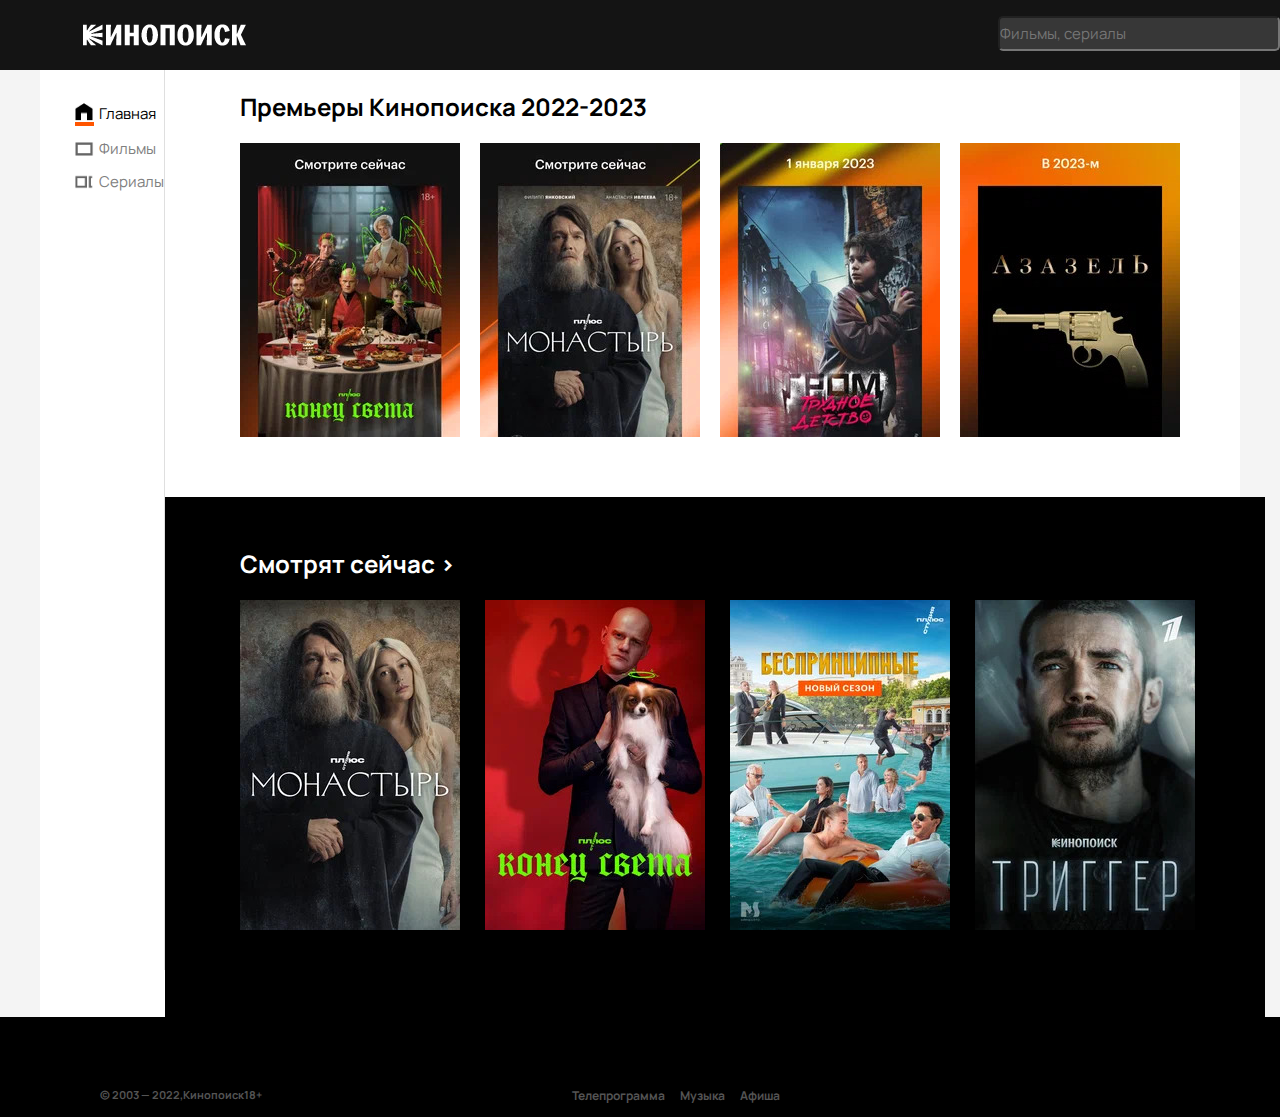
<file: index.html>
<!DOCTYPE html>
<html lang="ru">
<head>
    <meta charset="UTF-8">
    <meta http-equiv="X-UA-Compatible" content="IE=edge">
    <meta name="viewport" content="width=device-width, initial-scale=1.0">
    <link rel="stylesheet" href="./css/style.css">
    <title>Кинопоиск</title>
    <link rel="preconnect" href="https://fonts.googleapis.com">
    <link rel="preconnect" href="https://fonts.gstatic.com" crossorigin>
    <link href="https://fonts.googleapis.com/css2?family=Manrope:wght@800&display=swap" rel="stylesheet">
</head>
<body>
    <header>
        <div class="header">
            <a style="margin-left: 80px; cursor: pointer;" href="./index.html"><img src="./img/Logo.png" alt=""></a>
            <input class="poisk" placeholder="Фильмы, сериалы" style="height: 50%; margin-left: 750px; margin-top: 16px; width: 300px" type="text">
        </div>
    </header>
    <div class="container">
        <div class="main">
            <div class="navigate">
                <a style="margin-top: 20px;" href="">
                    <div style="display: flex;">
                        <img style="height: 19px; width: 19px; margin-left: 35px; margin-top: 33px; border-bottom: 4px solid #ff5500;" src="./img/icons/main-active.png" alt="">
                        <span style="font-size: 15px; margin-left: 5px; margin-top: 33px;">Главная</span>
                    </div>  
                </a>  

                <a style="margin-top: 5px;" href="./films/index.html">
                    <div style="display: flex;">
                        <img style="height: 15px; width: 19px; margin-left: 35px; margin-top: 15px;" src="./img/icons/films.png" alt="">
                        <span class="category" style="font-size: 15px; margin-left: 5px; margin-top: 12px;">Фильмы</span>
                    </div>  
                </a> 

                <a style="margin-top: 5px;" href="./serials/index.html">
                    <div style="display: flex;">
                        <img style="height: 15px; width: 19px; margin-left: 35px; margin-top: 15px;" src="./img/icons/serials.png" alt="">
                        <span class="category" style="font-size: 15px; margin-left: 5px; margin-top: 12px;">Сериалы</span>
                    </div>  
                </a> 
            </div>

            <div class="films">
                <h2 style="margin-left: 75px; margin-top: 20px">Премьеры Кинопоиска 2022-2023</h2>
                <div style="display: flex;">
                    <img class="premier" style="margin-left: 75px; margin-top: 20px" src="./img/film1.jpg" alt="">
                    <img class="premier" style="margin-left: 20px; margin-top: 20px" src="./img/film2.jpg" alt="">
                    <img class="premier" style="margin-left: 20px; margin-top: 20px" src="./img/film3.jpg" alt="">
                    <img class="premier" style="margin-left: 20px; margin-top: 20px" src="./img/film4.jpg" alt="">
                </div>
                <div style="margin-top: 60px; height: 520px; width: 1100px; background-color: black;">
                    <h2 style="margin-left: 75px; padding-top: 50px; color: #fff;">Смотрят сейчас ></h2>
                    <div class="watching-now" style="display: flex;">
                        <img class="premier" style="margin-left: 75px; margin-top: 20px" src="./img/now1.jpg" alt="">
                        <img class="premier" style="margin-left: 25px; margin-top: 20px" src="./img/now2.jpg" alt="">
                        <img class="premier" style="margin-left: 25px; margin-top: 20px" src="./img/now3.jpg" alt="">
                        <img class="premier" style="margin-left: 25px; margin-top: 20px" src="./img/now4.jpg" alt="">
                    </div>
                </div>
            </div>
                
        </div>
    </div>
    <footer style="background-color: #000000; width: 100%; height: 100px; margin-top: 0;">
        <div style="display: flex; color: rgb(84, 84, 84); font-size: 6px; text-align: center; padding-top: 70px;">
            <h1 style="font-size: 11px; padding-left: 100px;">© 2003 — 2022,Кинопоиск18+</h1>
            <div style="display: flex;">
                <h1 style="margin-left: 310px">Телепрограмма</h1>
                <h1 style="margin-left: 15px">Музыка</h1>
                <h1 style="margin-left: 15px">Афиша</h1>
            </div>
        </div>
    </footer>
</body>
</html>
</file>
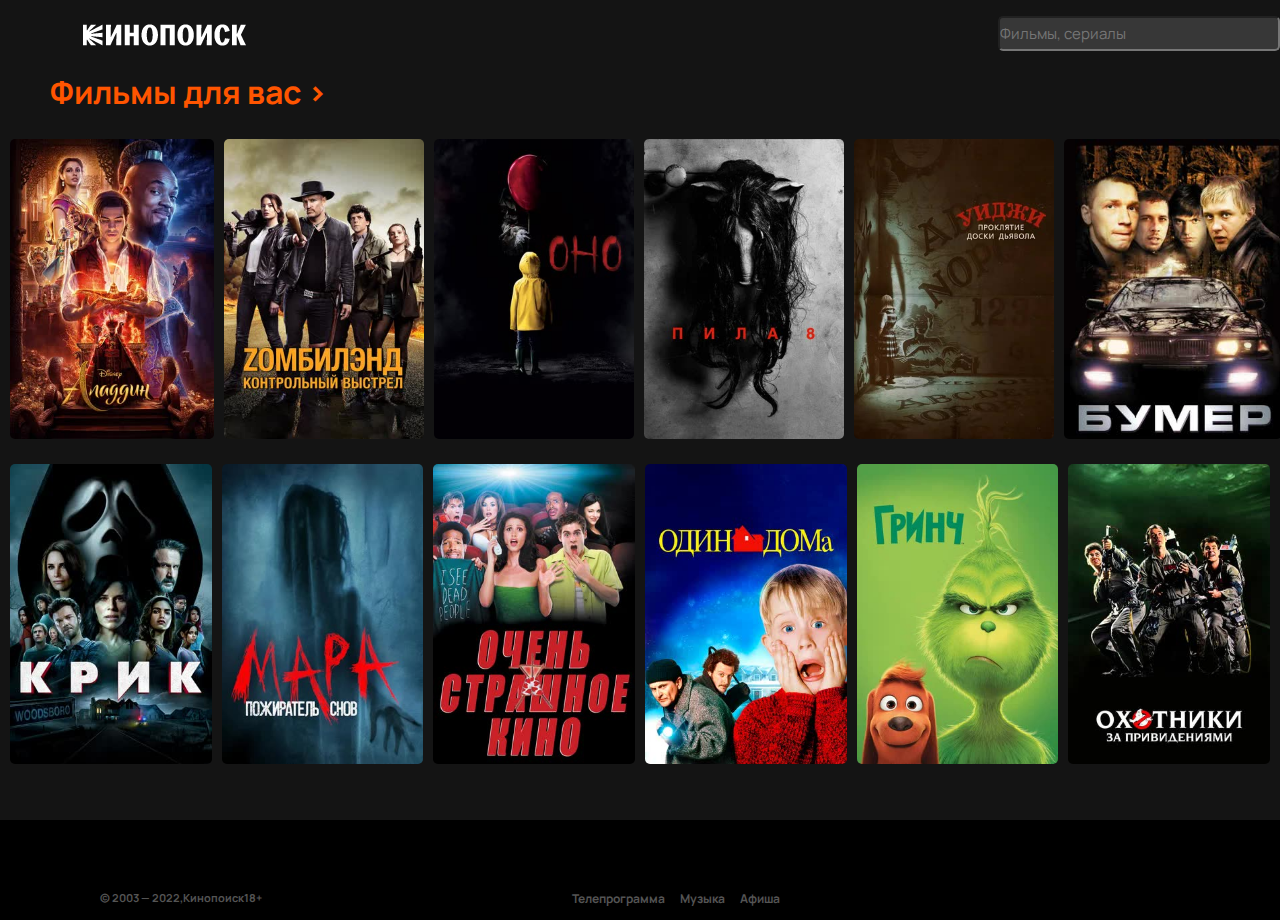
<file: films/index.html>
<!DOCTYPE html>
<html lang="ru">
<head>
    <meta charset="UTF-8">
    <meta http-equiv="X-UA-Compatible" content="IE=edge">
    <meta name="viewport" content="width=device-width, initial-scale=1.0">
    <link rel="stylesheet" href="../css/style.css">
    <title>Кинопоиск</title>
    <link rel="preconnect" href="https://fonts.googleapis.com">
    <link rel="preconnect" href="https://fonts.gstatic.com" crossorigin>
    <link href="https://fonts.googleapis.com/css2?family=Manrope:wght@800&display=swap" rel="stylesheet">
</head>
<body>
    <header>
        <div class="header">
            <a style="margin-left: 80px; cursor: pointer;" href="../index.html"><img src="../img/Logo.png" alt=""></a>
            <input class="poisk" placeholder="Фильмы, сериалы" style="height: 50%; margin-left: 750px; margin-top: 16px; width: 300px" type="text">
        </div>
    </header>
   
    <div style="height: 750px; width: 100%; background-color: #141414;">
        <div class="forYou">
            <h1 style="color: #ff5500; margin-left: 50px">Фильмы для вас ></h1>
            <div style="display: flex;">
                <img class="moovies" style="margin-left: 10px; width: 220px; height: 300px;" src="./img/300x45011.jpg" alt="">
                <img class="moovies" style="margin-left: 10px; width: 220px; height: 300px;" src="./img/300x450.jpg" alt="">
                <img class="moovies" style="margin-left: 10px; width: 220px; height: 300px;" src="./img/300x450-2.jpg" alt="">
                <img class="moovies" style="margin-left: 10px; width: 220px; height: 300px;" src="./img/300x450-3.jpg" alt="">
                <img class="moovies" style="margin-left: 10px; width: 220px; height: 300px;" src="./img/300x450-4.jpg" alt="">
                <img class="moovies" style="margin-left: 10px; margin-right: 10px; width: 220px; height: 300px;" src="./img/300x450-5.jpg" alt="">
            </div>
            <div style="display: flex;">
                <img class="moovies" style="margin-left: 10px; width: 220px; height: 300px;" src="./img/300x450-6.jpg" alt="">
                <img class="moovies" style="margin-left: 10px; width: 220px; height: 300px;" src="./img/300x450-7.jpg" alt="">
                <img class="moovies" style="margin-left: 10px; width: 220px; height: 300px;" src="./img/300x450-8.jpg" alt="">
                <img class="moovies" style="margin-left: 10px; width: 220px; height: 300px;" src="./img/300x450-9.jpg" alt="">
                <img class="moovies" style="margin-left: 10px; width: 220px; height: 300px;" src="./img/300x450-11.jpg" alt="">
                <img class="moovies" style="margin-left: 10px; margin-right: 10px; width: 220px; height: 300px;" src="./img/300x450-10.jpg" alt="">
            </div>
        </div>
    </div>

    <footer style="background-color: #000000; width: 100%; height: 100px; margin-top: 0;">
        <div style="display: flex; color: rgb(84, 84, 84); font-size: 6px; text-align: center; padding-top: 70px;">
            <h1 style="font-size: 11px; padding-left: 100px;">© 2003 — 2022,Кинопоиск18+</h1>
            <div style="display: flex;">
                <h1 style="margin-left: 310px">Телепрограмма</h1>
                <h1 style="margin-left: 15px">Музыка</h1>
                <h1 style="margin-left: 15px">Афиша</h1>
            </div>
        </div>
    </footer>
</body>
</html>
</file>
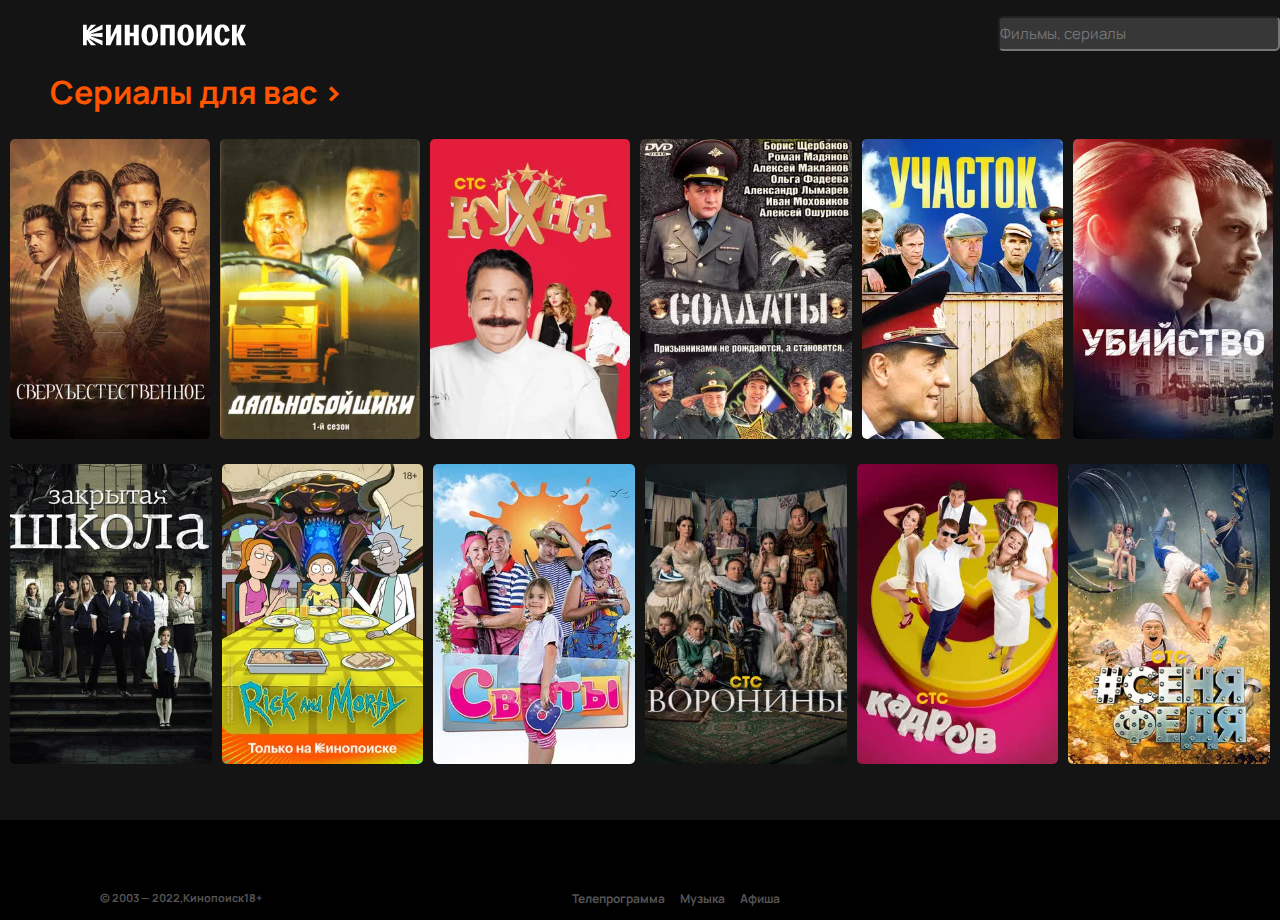
<file: serials/index.html>
<!DOCTYPE html>
<html lang="ru">
<head>
    <meta charset="UTF-8">
    <meta http-equiv="X-UA-Compatible" content="IE=edge">
    <meta name="viewport" content="width=device-width, initial-scale=1.0">
    <link rel="stylesheet" href="../css/style.css">
    <title>Кинопоиск</title>
    <link rel="preconnect" href="https://fonts.googleapis.com">
    <link rel="preconnect" href="https://fonts.gstatic.com" crossorigin>
    <link href="https://fonts.googleapis.com/css2?family=Manrope:wght@800&display=swap" rel="stylesheet">
</head>
<body>
    <header>
        <div class="header">
            <a style="margin-left: 80px; cursor: pointer;" href="../index.html"><img src="../img/Logo.png" alt=""></a>
            <input class="poisk" placeholder="Фильмы, сериалы" style="height: 50%; margin-left: 750px; margin-top: 16px; width: 300px" type="text">
        </div>
    </header>
   
    <div style="height: 750px; width: 100%; background-color: #141414;">
        <div class="forYou">
            <h1 style="color: #ff5500; margin-left: 50px">Сериалы для вас ></h1>
            <div style="display: flex;">
                <img class="moovies" style="margin-left: 10px; width: 220px; height: 300px;" src="./img/300x450-1.jpg" alt="">
                <img class="moovies" style="margin-left: 10px; width: 220px; height: 300px;" src="./img/300x450.jpg" alt="">
                <img class="moovies" style="margin-left: 10px; width: 220px; height: 300px;" src="./img/300x450-2.jpg" alt="">
                <img class="moovies" style="margin-left: 10px; width: 220px; height: 300px;" src="./img/300x450-3.jpg" alt="">
                <img class="moovies" style="margin-left: 10px; width: 220px; height: 300px;" src="./img/300x450-4.jpg" alt="">
                <img class="moovies" style="margin-left: 10px; margin-right: 10px; width: 220px; height: 300px;" src="./img/300x450-5.jpg" alt="">
            </div>
            <div style="display: flex;">
                <img class="moovies" style="margin-left: 10px; width: 220px; height: 300px;" src="./img/300x450-6.jpg" alt="">
                <img class="moovies" style="margin-left: 10px; width: 220px; height: 300px;" src="./img/300x450-7.jpg" alt="">
                <img class="moovies" style="margin-left: 10px; width: 220px; height: 300px;" src="./img/300x450-8.jpg" alt="">
                <img class="moovies" style="margin-left: 10px; width: 220px; height: 300px;" src="./img/300x450-9.jpg" alt="">
                <img class="moovies" style="margin-left: 10px; width: 220px; height: 300px;" src="./img/300x450-11.jpg" alt="">
                <img class="moovies" style="margin-left: 10px; margin-right: 10px; width: 220px; height: 300px;" src="./img/300x450-10.jpg" alt="">
            </div>
        </div>
    </div>

    <footer style="background-color: #000000; width: 100%; height: 100px; margin-top: 0;">
        <div style="display: flex; color: rgb(84, 84, 84); font-size: 6px; text-align: center; padding-top: 70px;">
            <h1 style="font-size: 11px; padding-left: 100px;">© 2003 — 2022,Кинопоиск18+</h1>
            <div style="display: flex;">
                <h1 style="margin-left: 310px">Телепрограмма</h1>
                <h1 style="margin-left: 15px">Музыка</h1>
                <h1 style="margin-left: 15px">Афиша</h1>
            </div>
        </div>
    </footer>
</body>
</html>
</file>
<file: css/style.css>
* {
    margin: 0;
    padding: 0;
    font-family: 'Manrope', sans-serif;
}

a {
    text-decoration: none;
    color: #000;
    cursor: default;
}

.header {
    display: flex;
    width: 100%;
    height: 70px;
    background-color: #141414;
}

.header img {
    height: 53%;
    margin-top: 18px;

}

.headerNav {
    font-size: 21px;
    text-decoration: none;
    margin-left: 150px;
}

.container {
    width: 100%;
    background-color: #f4f4f4;
}

.main {
    margin-left: 40px;
    margin-right: 40px;
    background-color: #fff;
    display: flex;
}

.navigate {
    width: 300px;
    height: 900px;
    border-right: 1px solid #d1d1d1b3;
}

.category{
    color: grey;
    transition-duration: 1s;
}

.category:hover {
    color: #000;
}

.premier {
    transition-duration: 1s;
}

.premier:hover {
    opacity: 0.7;
    cursor: pointer;
}

.poisk {
    box-sizing: border-box;
    font-size: 15px;
    color: rgb(243, 243, 243);
    border-radius: 5px;
    outline: none;
    
    background-color: rgb(55,55,55);
}

.moovies {
    border-radius: 5px;
    margin-top: 25px;
    transition-duration: 0.7s;
}

.moovies:hover {
    margin-top: 20px;
    border: 1px solid white;
    cursor: pointer;
}
</file>
